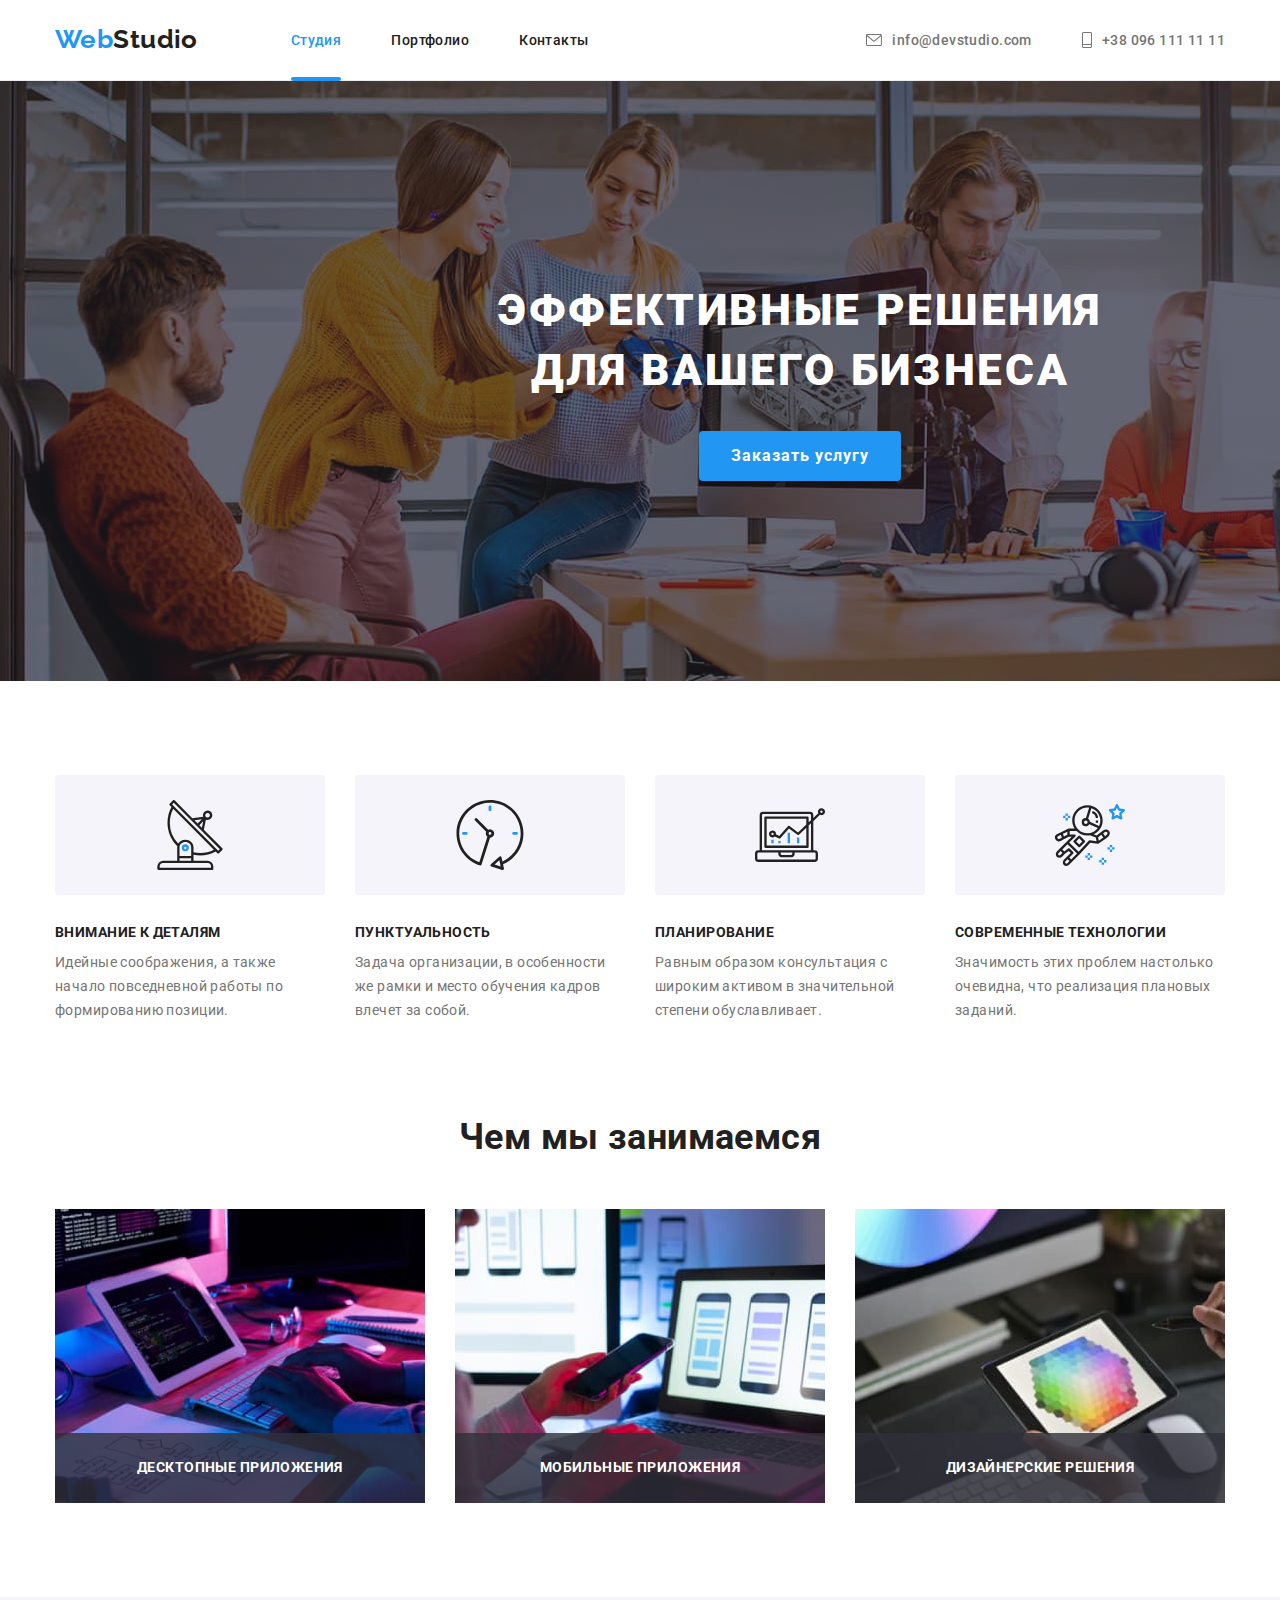
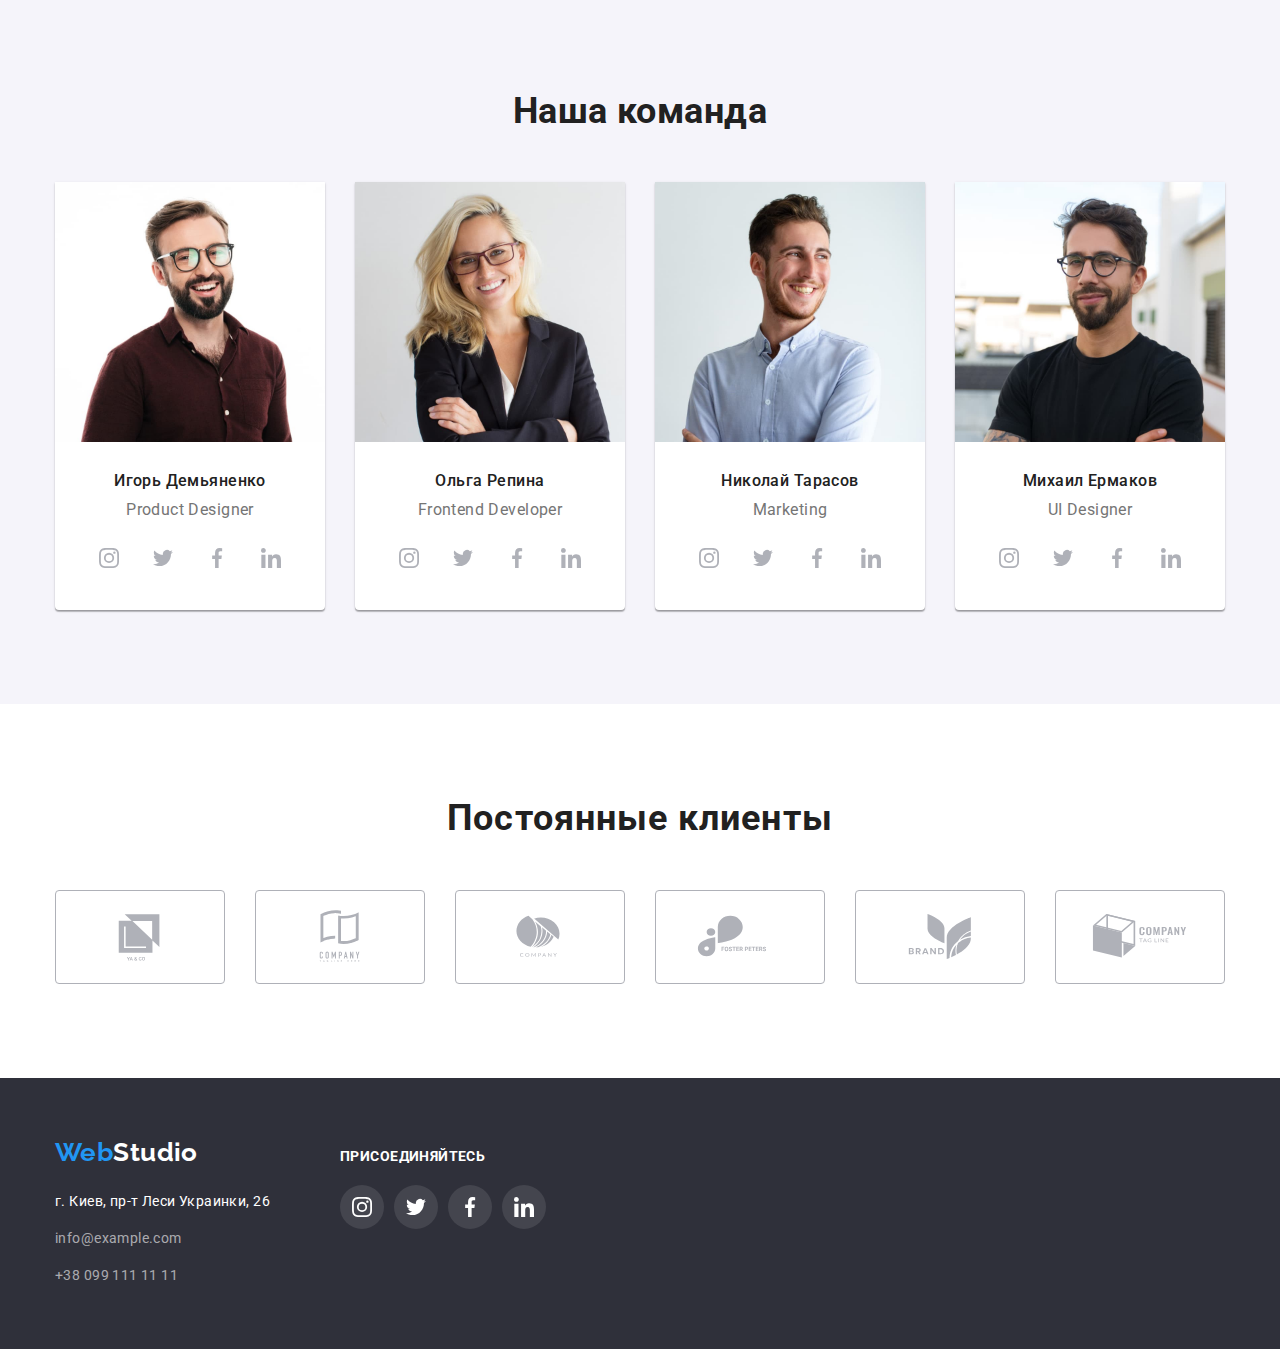
<file: index.html>
<!DOCTYPE html>
<html lang="ru">
<head>
    <meta charset="UTF-8">
    <meta http-equiv="X-UA-Compatible" content="IE=edge">
    <meta name="viewport" content="width=device-width, initial-scale=1.0">
    <title>Document</title>

    <link href="https://fonts.googleapis.com/css2?family=Raleway:wght@700&family=Roboto:wght@400;500;700;900&display=swap"
        rel="stylesheet">
    <link rel="stylesheet" href="https://cdnjs.cloudflare.com/ajax/libs/modern-normalize/1.1.0/modern-normalize.min.css
            
            
            
            ">
    <link rel="stylesheet" href="./css/styles.css">
</head>
<body data-body>
    <header class="page-header">
        <div class="container header-container">
            <nav class="active">
                <a href="#" class="logo link primary">
                    Web<span>Studio</span>
                </a>

                <ul class="site-nav list">
                    <li class="nav-item"><a href="./index.html" class="link-current">Студия</a></li>
                    <li class="nav-item"><a href="./portfolio.html" class="link">Портфолио</a></li>
                    <li class="nav-item"><a href="/" class="link">Контакты</a></li>
                </ul>
            </nav>
                <ul class="auth-nav list">
                    
                    
                    <li class="auth-item">
                        <a href="mailto:info@devstudio.com" class="header-contact link">
                            <svg class="header-icon" width="16" height="12">
                                <use href="./images/icons-svg.svg#icon-mail"></use>
                            </svg>info@devstudio.com</a></li>
                    <li class="auth-item">
                        <a href="/" class="header-contact link">
                            <svg class="header-icon" width="10" height="16">
                            <use href="./images/icons-svg.svg#icon-phone"></use>
                        </svg>+38 096 111 11 11</a></li>
                </ul>
        </div>

    </header>
    <main>

    
    <section class="hero overly">
        <div class="container">
            <h1 class="hero-title">Эффективные решения для вашего бизнеса</h1>
            <button class="button" type="button" data-modal-open>Заказать услугу</button>
        </div>
    </section>
    
    <section class="features more">
        <div class="container">
            <h2 hidden>мы предлогаем</h2>
            <ul class="about list">
                <li class="about-item icon-delivery">
                    <div class="feature-icon">
                        <svg  width="70" height="70">
                            <use href="./images/icons-svg.svg#icon-antenna"></use>
                        </svg>
                    </div>
                    <h3 class="features-titel">Внимание к деталям</h3>
                    <p class="text">
                        Идейные соображения, а также начало повседневной работы по формированию позиции.
                    </p>
                </li>
                <li class="about-item icon-clock">
                    <div class="feature-icon">
                        <svg width="70" height="70">
                            <use href="./images/icons-svg.svg#icon-clock"></use>
                        </svg>
                    </div>

                    <h3 class="features-titel">Пунктуальность</h3>
                    <p class="text">
                        Задача организации, в особенности же рамки и место обучения кадров влечет за собой.
                    </p>
                </li>
                <li class="about-item icon-diagram">
                    <div class="feature-icon">
                        <svg width="70" height="70">
                            <use href="./images/icons-svg.svg#icon-diagram"></use>
                        </svg>
                    </div>
                    <h3 class="features-titel">Планирование</h3>
                    <p class="text">
                        Равным образом консультация с широким активом в значительной степени обуславливает.
                    </p>
                </li>
                <li class="about-item icone-astronaut">
                    <div class="feature-icon">
                        <svg width="70" height="70">
                            <use href="./images/icons-svg.svg#icon-astronaut"></use>
                        </svg>
                    </div>
                    <h3 class="features-titel">Современные технологии</h3>
                    <p class="text">
                        Значимость этих проблем настолько очевидна, что реализация плановых заданий.
                    </p>
                </li>
            </ul>
        </div>
       

    </section>

    <section class="work more">
        <div class="container">
            <h2 class="work-title">Чем мы занимаемся</h2>
            <ul class="pic list">
                <li class="about-pic">
                    <div class="img-wraper">
                        <img class="img-work" src="images/img(1).jpg" alt="верстка,дизайн,внешнее оформление" width="370" />
                        <p class="description">Десктопные приложения</p>
                    </div>

                </li>
                <li class="about-pic">
                    <div class="img-wraper">
                        <img class="img-work" src="images/img(2).jpg" alt="мобильные приложения" width="370" />
                        <p class="description">Мобильные приложения</p>
                    </div>
                </li>
                <li class="about-pic">
                   <div class="img-wraper">
                        <img class="img-work" src="images/img(3).jpg" alt="палитра на планшете" width="370" />
                        <p class="description">Дизайнерские решения</p>
                   </div>
                </li>
            </ul>
         </div>
    </section>

    <section class="team more">
        <div class="container">
            <h2 class="team-title">Наша команда</h2>
            <ul class="about-team list">
                <li class="team-item">
                    
                        <img 
                            src="images/img(4).jpg"    
                            alt="мужчина в коричневой рубашке"
                            width="270">
                    
                        <h3 class="name">Игорь Демьяненко</h3>
                        
                    
                        <p class="name-title">Product Designer</p>
                        
                        <ul class="social-media list">
                            <li class="social-media-item">
                                <a class="social-media-link link" 
                                href=""
                                target="_blank"
                                rel="noopener noreferrer"
                                aria-label="imstagram">

                                <svg class="social-media-icone" width="20" height="20">
                                    <use href="./images/icons-svg.svg#icon-instagram"></use>
                                </svg>
                                </a>
                            </li>

                             <li class="social-media-item">
                                <a class="social-media-link link" 
                                href="" target="_blank" 
                                rel="noopener noreferrer" 
                                aria-label="twitter">

                                <svg class="social-media-icone" width="20" height="20">
                                    <use href="./images/icons-svg.svg#icon-twitter"></use>
                                </svg>
                                </a>
                            </li>

                            <li class="social-media-item">
                                <a class="social-media-link link" 
                                href="" target="_blank" 
                                rel="noopener noreferrer" 
                                aria-label="facebook">
                                
                                    <svg class="social-media-icone" width="20" height="20">
                                         <use href="./images/icons-svg.svg#icon-facebook"></use>
                                    </svg>
                                </a>
                            </li> 

                            <li class="social-media-item">
                                <a class="social-media-link link" 
                                href="" target="_blank" 
                                rel="noopener noreferrer" 
                                aria-label="linkedin">
                                    
                                    <svg class="social-media-icone" width="20" height="20">
                                        <use href="./images/icons-svg.svg#icon-linkedin"></use>
                                    </svg>
                                    </a>
                            </li>
                        </ul>
                    

                   
                </li>
                <li class="team-item">
                    
                        <img 
                            src="images/img(5).jpg" 
                            alt="блондинка в пиджаке" 
                            width="270">
                    
                        <h3 class="name">Ольга Репина</h3>
                    
                        <p class="name-title">Frontend Developer</p>

                        <ul class="social-media list">
                            <li class="social-media-item">
                                <a class="social-media-link link" href="" target="_blank" rel="noopener noreferrer" aria-label="imstagram">
                        
                                    <svg class="social-media-icone" width="20" height="20">
                                        <use href="./images/icons-svg.svg#icon-instagram"></use>
                                    </svg>
                                </a>
                            </li>
                        
                            <li class="social-media-item">
                                <a class="social-media-link link" href="" target="_blank" rel="noopener noreferrer" aria-label="twitter">
                        
                                    <svg class="social-media-icone" width="20" height="20">
                                        <use href="./images/icons-svg.svg#icon-twitter"></use>
                                    </svg>
                                </a>
                            </li>
                        
                            <li class="social-media-item">
                                <a class="social-media-link link" href="" target="_blank" rel="noopener noreferrer" aria-label="facebook">
                        
                                    <svg class="social-media-icone" width="20" height="20">
                                        <use href="./images/icons-svg.svg#icon-facebook"></use>
                                    </svg>
                                </a>
                            </li>
                        
                            <li class="social-media-item">
                                <a class="social-media-link link" href="" target="_blank" rel="noopener noreferrer" aria-label="linkedin">
                        
                                    <svg class="social-media-icone" width="20" height="20">
                                        <use href="./images/icons-svg.svg#icon-linkedin"></use>
                                    </svg>
                                </a>
                            </li>
                        </ul>
                   
                </li>
                <li class="team-item">
                    
                        <img 
                            src="images/img(6).jpg" 
                            alt="мужчина в голубой рубашке" 
                            width="270">
                    
                        <h3 class="name">Николай Тарасов</h3>
                        
                    
                        <p class="name-title">Marketing</p>
                        <ul class="social-media list">
                            <li class="social-media-item">
                                <a class="social-media-link link" href="" target="_blank" rel="noopener noreferrer" aria-label="imstagram">
                        
                                    <svg class="social-media-icone" width="20" height="20">
                                        <use href="./images/icons-svg.svg#icon-instagram"></use>
                                    </svg>
                                </a>
                            </li>
                        
                            <li class="social-media-item">
                                <a class="social-media-link link" href="" target="_blank" rel="noopener noreferrer" aria-label="twitter">
                        
                                    <svg class="social-media-icone" width="20" height="20">
                                        <use href="./images/icons-svg.svg#icon-twitter"></use>
                                    </svg>
                                </a>
                            </li>
                        
                            <li class="social-media-item">
                                <a class="social-media-link link" href="" target="_blank" rel="noopener noreferrer" aria-label="facebook">
                        
                                    <svg class="social-media-icone" width="20" height="20">
                                        <use href="./images/icons-svg.svg#icon-facebook"></use>
                                    </svg>
                                </a>
                            </li>
                        
                            <li class="social-media-item">
                                <a class="social-media-link link" href="" target="_blank" rel="noopener noreferrer" aria-label="linkedin">
                        
                                    <svg class="social-media-icone" width="20" height="20">
                                        <use href="./images/icons-svg.svg#icon-linkedin"></use>
                                    </svg>
                                </a>
                            </li>
                        </ul>
                   
                </li>
                <li class="team-item">
                    
                        <img 
                            src="images/img(7).jpg" 
                            alt="мужчина в черной футболке" 
                            width="270">
                    
                        <h3 class="name">Михаил Ермаков</h3>
                    
                    <p class="name-title">UI Designer</p>
                    <ul class="social-media list">
                        <li class="social-media-item">
                            <a class="social-media-link link" href="" target="_blank" rel="noopener noreferrer" aria-label="imstagram">
                    
                                <svg class="social-media-icone" width="20" height="20">
                                    <use href="./images/icons-svg.svg#icon-instagram"></use>
                                </svg>
                            </a>
                        </li>
                    
                        <li class="social-media-item">
                            <a class="social-media-link link" href="" target="_blank" rel="noopener noreferrer" aria-label="twitter">
                    
                                <svg class="social-media-icone" width="20" height="20">
                                    <use href="./images/icons-svg.svg#icon-twitter"></use>
                                </svg>
                            </a>
                        </li>
                    
                        <li class="social-media-item">
                            <a class="social-media-link link" href="" target="_blank" rel="noopener noreferrer" aria-label="facebook">
                    
                                <svg class="social-media-icone" width="20" height="20">
                                    <use href="./images/icons-svg.svg#icon-facebook"></use>
                                </svg>
                            </a>
                        </li>
                    
                        <li class="social-media-item">
                            <a class="social-media-link link" href="" target="_blank" rel="noopener noreferrer" aria-label="linkedin">
                    
                                <svg class="social-media-icone" width="20" height="20">
                                    <use href="./images/icons-svg.svg#icon-linkedin"></use>
                                </svg>
                            </a>
                        </li>
                    </ul>
                   
                </li>
            </ul>
        </div>
    </section>
    <section class="clients more">
        <div class="container">
            <h2 class="clients-title">Постоянные клиенты</h2>
            <ul class="about-clients list">
                <li class="clients-item">
                    <a class="clients-media-link link" href="" target="_blank" rel="noopener noreferrer" aria-label="company1">
                    
                        <svg class="clients-media-icone" width="106" height="60">
                            <use href="./images/icons-svg.svg#icon-Logo"></use>
                        </svg>
                    </a>
                </li>
                <li class="clients-item">
                    <a class="clients-media-link link" href="" target="_blank" rel="noopener noreferrer" aria-label="company2">
                    
                        <svg class="clients-media-icone" width="106" height="60">
                            <use href="./images/icons-svg.svg#icon-Logo1"></use>
                        </svg>
                    </a>
                </li>
                <li class="clients-item">
                    <a class="clients-media-link link" href="" target="_blank" rel="noopener noreferrer" aria-label="company3">
                    
                        <svg class="clients-media-icone" width="106" height="60">
                            <use href="./images/icons-svg.svg#icon-Logo2"></use>
                        </svg>
                    </a>
                </li>
                <li class="clients-item">
                    <a class="clients-media-link link" href="" target="_blank" rel="noopener noreferrer" aria-label="company4">
                    
                        <svg class="clients-media-icone" width="106" height="60">
                            <use href="./images/icons-svg.svg#icon-Logo3"></use>
                        </svg>
                    </a>
                </li>
                <li class="clients-item">
                    <a class="clients-media-link link" href="" target="_blank" rel="noopener noreferrer" aria-label="company5">
                    
                        <svg class="clients-media-icone" width="106" height="60">
                            <use href="./images/icons-svg.svg#icon-Logo4"></use>
                        </svg>
                    </a>

                </li>
                <li class="clients-item">
                    <a class="clients-media-link link" href="" target="_blank" rel="noopener noreferrer" aria-label="company6">
                    
                        <svg class="clients-media-icone" width="106" height="60">
                            <use href="./images/icons-svg.svg#icon-Logo5"></use>
                        </svg>
                    </a>
                </li>
            </ul>
            
        </div>
    </section>

    </main>

    <footer class="page-footer">
        <div class="container">
            <div class="footer-container">
                <div class="primary-footer">
                    <a href="#" class="logo link logo-second">
                        Web<span>Studio</span>
                    </a>
                    <address>

                    <ul class="contacts list">
                        <li class="author"><a href="/" class="address-link">г. Киев, пр-т Леси Украинки, 26</a></li>
                        <li class="author"><a href="mailto:info@example.com" class="link">info@example.com</a></li>
                        <li class="author"><a href="tel:+380991111111" class="link">+38 099 111 11 11</a></li>
                
                    </ul>
                    </address>
                </div>
                <div class="second-footer">
                    <p class="footer-title">присоединяйтесь</p>
                    <ul class="footer-social">
                        <li class="footer-social-link list">
                            <a class="social-link link" href="" target="_blank" rel="noopener noreferrer" aria-label="imstagram">
                        
                                <svg class="social-icone" width="20" height="20">
                                    <use href="./images/icons-svg.svg#icon-instagram"></use>
                                </svg>
                            </a>
                        </li>
                        <li class="footer-social-link list">
                            <a class="social-link link" href="" target="_blank" rel="noopener noreferrer" aria-label="twitter">
                        
                                <svg class="social-icone" width="20" height="20">
                                    <use href="./images/icons-svg.svg#icon-twitter"></use>
                                </svg>
                            </a>
                        </li>
                        <li class="footer-social-link list">
                            <a class="social-link link" href="" target="_blank" rel="noopener noreferrer" aria-label="facebook">
                        
                                <svg class="social-icone" width="20" height="20">
                                    <use href="./images/icons-svg.svg#icon-facebook"></use>
                                </svg>
                            </a>
                        </li>
                        <li class="footer-social-link list">
                            <a class="social-link link" href="" target="_blank" rel="noopener noreferrer" aria-label="linkedin">
                        
                                <svg class="social-icone" width="20" height="20">
                                    <use href="./images/icons-svg.svg#icon-linkedin"></use>
                                </svg>
                            </a>
                        </li>
                    </ul>
                </div>
            </div>
        </div>
    </footer>
    <div class="backdrop is-hidden" data-modal>
        <div class="modal">
            <button class="modal-close-btn" type="button" data-modal-close>
                <svg width="11" height="11">
                    <use href="./images/icons-svg.svg#icon-close"></use>

                </svg>
            </button>
            <form class="form">
                <h2>Оставьте свои данные, мы вам перезвоним</h2>

                <div class="form-field">
                    <label for="name">Имя</label>
                    <input type="text" name="name" id="name"/>
                </div>

                <div class="form-field">
                    <label for="tel">Телефон</label>
                    <input type="tel" name="tel" id="tel"/>
                </div>

                <div class="form-field">
                    <label for="mail">Почта</label>
                    <input type="email" name="mail" id="mail" placeholder="E-mail"/>
                </div>

                <div class="form-field">
                    <label for="comment">Комментарий</label>
                    <textarea name="comment" id="comment" rows="10" placeholder="Введите текст"></textarea>
                </div>

                <div>
                    <input type="checkbox" name="topic" value="" id="" />
                    <label for="">Соглашаюсь с рассылкой и принимаю<span>Условия договора</span></label>

                </div>
                <button type="submit">Отправить</button>



            </form>
        </div>
        
    </div>
    <script src="./js/modal.js"></script>
</body>
</html>
</file>
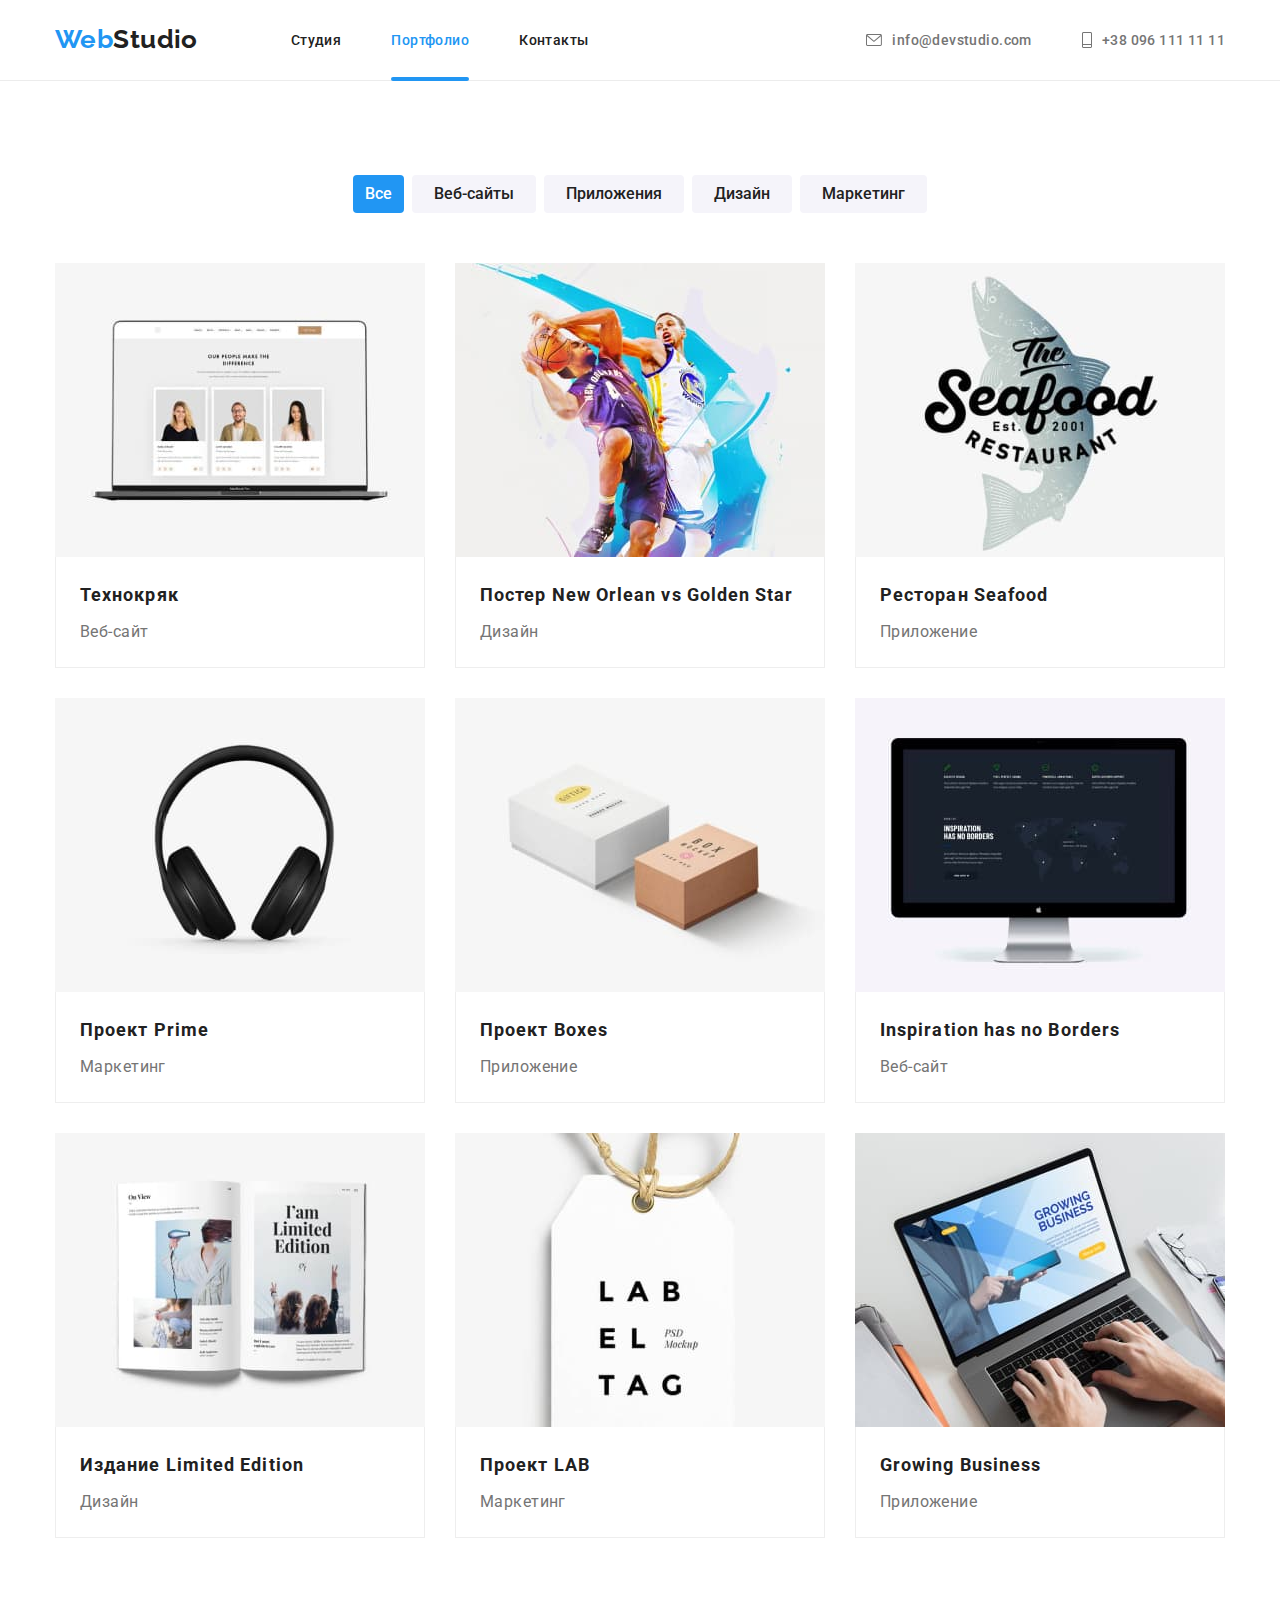
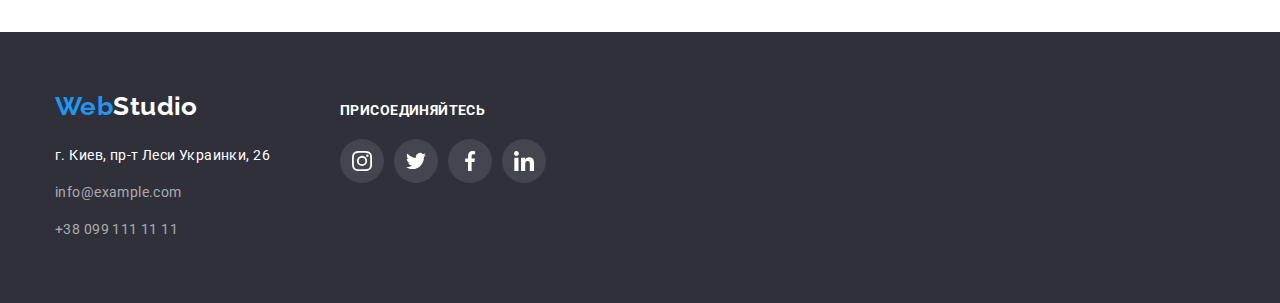
<file: portfolio.html>
<!DOCTYPE html>
<html lang="ru">
<head>
    <meta charset="UTF-8">
    <meta http-equiv="X-UA-Compatible" content="IE=edge">
    <meta name="viewport" content="width=device-width, initial-scale=1.0">
    <title>Document</title>
    <link href="https://fonts.googleapis.com/css2?family=Raleway:wght@700&family=Roboto:wght@400;500;700;900&display=swap"
    rel="stylesheet">
    <link rel="stylesheet" href="https://cdnjs.cloudflare.com/ajax/libs/modern-normalize/1.1.0/modern-normalize.min.css
        
        
        
        ">
    <link rel="stylesheet" href="./css/styles.css">
</head>
<body>
        <header class="page-header">
            <div class="container header-container">
                <nav class="active">
                    <a href="./index.html" class="logo link primary">
                        Web<span>Studio</span>
                    </a>
            
                    <ul class="site-nav list">
                        <li class="nav-item"><a href="./index.html" class="link">Студия</a></li>
                        <li class="nav-item"><a href="/" class="link-current">Портфолио</a></li>
                        <li class="nav-item"><a href="/" class="link">Контакты</a></li>
                    </ul>
                </nav>
                <ul class="auth-nav list">
                    <li class="auth-item">
                        <a href="/" class="header-contact link">
                            <svg class="header-icon" width="16" height="12">
                                <use href="./images/icons-svg.svg#icon-mail"></use>
                            </svg>info@devstudio.com</a></li>
                    <li class="auth-item">
                        <a href="/" class="header-contact link">
                            <svg class="header-icon" width="10" height="16">
                                <use href="./images/icons-svg.svg#icon-phone"></use>
                            </svg>+38 096 111 11 11</a></li>
                </ul>
            </div>
        
        </header>
        <main class="main">
            <section class="portfolio more">
                <div class="container">
                    <h1 hidden>фильтр</h1>
                    <ul class="all-nav list">
                        <li class="btn"><button type="button" class="all-link">Все</button></li>
                        <li class="btn"><button type="button" class="button-link">Веб-сайты</button></li>
                        <li class="btn"><button type="button" class="button-link">Приложения</button></li>
                        <li class="btn"><button type="button" class="button-link">Дизайн</button></li>
                        <li class="btn"><button type="button" class="button-link">Маркетинг</button></li>
                    </ul>
                
                
                    <ul class="icon-list">
                        <li class="icon-item">
                            <a href="/" class="portfolio-cards link">
                                
                                <div class="portfolio-pic">
                                    <img class="portfolio-img" src="./images/img(8).jpg" alt="ноутбук с Веб-сайтом" width="370">
                                    
                                    <div class="portfolio-overlay">
                                        <p class="portfolio-desc">Ресурс предлагает комплексные предложения с разным уровнем функционала и сервисов. Все это
                                            позволит посетителю получить
                                            исчерпывающие сведения  о компании или частном лице.
                                        </p>
                                    </div>
                                 
                                </div>
                                    <div class="benefits">
                                        <h2 class="subject">Технокряк</h2>
                                        <p class="desc">Веб-сайт</p>
                                    </div>
                                
                            </a>
                            
                        </li>
                        <li class="icon-item">
                            <a href="/" class="portfolio-cards link">

                                <div class="portfolio-pic">
                                    <img class="portfolio-img" src="./images/img(9).jpg" alt="два баскетболиста" width="370">
                                    <div class="portfolio-overlay">
                                        <p class="portfolio-desc">Ресурс предлагает комплексные предложения с разным уровнем функционала и сервисов. Все это
                                            позволит посетителю получить
                                            исчерпывающие сведения  о компании или частном лице.
                                        </p>
                                    </div>
                                </div>
                                    <div class="benefits">
                                        <h2 class="subject">Постер New Orlean vs Golden Star</h2>
                                        <p class="desc">Дизайн</p>
                                    </div>
                            </a>
                        </li>
                        <li class="icon-item">
                            <a href="/" class="portfolio-cards link">
                                <div class="portfolio-pic">
                                    <img class="portfolio-img" src="./images/img(10).jpg" alt="логотип Ресторана в виде рыбы" width="370">
                                    <div class="portfolio-overlay">
                                        <p class="portfolio-desc">Ресурс предлагает комплексные предложения с разным уровнем функционала и сервисов. Все это
                                            позволит посетителю получить
                                            исчерпывающие сведения  о компании или частном лице.
                                        </p>
                                    </div>
                                </div>
                                    <div class="benefits">
                                        <h2 class="subject">Ресторан Seafood</h2>
                                        <p class="desc">Приложение</p>
                                    </div>
                            </a>
                        </li>
                        <li class="icon-item">
                            <a href="/" class="portfolio-cards link">
                                <div class="portfolio-pic">
                                    <img class="portfolio-img" src="./images/img(11).jpg" alt="наушники" width="370">
                                    <div class="portfolio-overlay">
                                        <p class="portfolio-desc">Ресурс предлагает комплексные предложения с разным уровнем функционала и сервисов. Все это
                                            позволит посетителю получить
                                            исчерпывающие сведения  о компании или частном лице.
                                        </p>
                                    </div>

                                </div>
                                <div class="benefits">
                                    <h2 class="subject">Проект Prime</h2>
                                    <p class="desc">Маркетинг</p>
                                </div>
                            </a>
                        </li>
                        <li class="icon-item">
                            <a href="/" class="portfolio-cards link">
                                <div class="portfolio-pic">
                                    <img class="portfolio-img" src="./images/img(12).jpg" alt="две коробочки" width="370">
                                    <div class="portfolio-overlay">
                                        <p class="portfolio-desc">Ресурс предлагает комплексные предложения с разным уровнем функционала и сервисов. Все это
                                            позволит посетителю получить
                                            исчерпывающие сведения  о компании или частном лице.
                                        </p>
                                    </div>
                                </div>
                                <div class="benefits">
                                    <h2 class="subject">Проект Boxes</h2>
                                    <p class="desc">Приложение</p>
                                </div>
                            </a>
                        </li>
                        <li class="icon-item">
                            <a href="/" class="portfolio-cards link">
                                <div class="portfolio-pic">
                                    <img class="portfolio-img" src="./images/img(13).jpg" alt="монитор" width="370">
                                    <div class="portfolio-overlay">
                                        <p class="portfolio-desc">Ресурс предлагает комплексные предложения с разным уровнем функционала и сервисов. Все это
                                            позволит посетителю получить
                                            исчерпывающие сведения  о компании или частном лице.
                                        </p>
                                    </div>
                                </div>
                                <div class="benefits">
                                    <h2 class="subject">Inspiration has no Borders</h2>
                                    <p class="desc">Веб-сайт</p>
                                </div>
                            </a>
                        </li>
                        <li class="icon-item">
                            <a href="/" class="portfolio-cards link">
                                <div class="portfolio-pic">
                                    <img class="portfolio-img" src="./images/img(14).jpg" alt="страницы журнала" width="370">
                                    <div class="portfolio-overlay">
                                        <p class="portfolio-desc">Ресурс предлагает комплексные предложения с разным уровнем функционала и сервисов. Все это
                                            позволит посетителю получить
                                            исчерпывающие сведения  о компании или частном лице.
                                        </p>
                                    </div>
                                </div>
                                <div class="benefits">
                                    <h2 class="subject">Издание Limited Edition</h2>
                                    <p class="desc">Дизайн</p>
                                </div>
                            </a>
                        </li>
                        <li class="icon-item">
                            <a href="/" class="portfolio-cards link">
                                <div class="portfolio-pic">
                                    <img class="portfolio-img" src="./images/img(15).jpg" alt="бирка от одежды" width="370">
                                    <div class="portfolio-overlay">
                                        <p class="portfolio-desc">Ресурс предлагает комплексные предложения с разным уровнем функционала и сервисов. Все это
                                            позволит посетителю получить
                                            исчерпывающие сведения  о компании или частном лице.
                                        </p>
                                    </div>
                                </div>
                                <div class="benefits">
                                    <h2 class="subject">Проект LAB</h2>
                                    <p class="desc">Маркетинг</p>
                                </div>
                            </a>
                        </li>
                        <li class="icon-item">
                            <a href="/" class="portfolio-cards link">
                                <div class="portfolio-pic">
                                    <img class="portfolio-img" src="./images/img(16).jpg" alt="печатают на ноутбуке" width="370">
                                    <div class="portfolio-overlay">
                                        <p class="portfolio-desc">Ресурс предлагает комплексные предложения с разным уровнем функционала и сервисов. Все это
                                            позволит посетителю получить
                                            исчерпывающие сведения  о компании или частном лице.
                                        </p>
                                    </div>
                                </div>
                                
                                    <div class="benefits">
                                        <h2 class="subject">Growing Business</h2>
                                        <p class="desc">Приложение</p>
                                    </div>
                            </a>
                        </li>
                    </ul>
                </div>
            </section>
        </main>
        <footer class="page-footer">
            <div class="container">
                <div class="footer-container">
                    <div class="primary-footer">
                        <a href="./index.html" class="logo link logo-second">
                        Web<span>Studio</span>
                        </a>
                        <address>
            
                            <ul class="contacts list">
                                <li class="author"><a href="/" class="address-link">г. Киев, пр-т Леси Украинки, 26</a></li>
                                <li class="author"><a href="mailto:info@example.com" class="link">info@example.com</a></li>
                                <li class="author"><a href="tel:+380991111111" class="link">+38 099 111 11 11</a></li>
            
                        </ul>
                        </address>
                    </div>
                    <div class="second-footer">
                        <p class="footer-title">присоединяйтесь</p>
                        <ul class="footer-social">
                            <li class="footer-social-link list">
                                <a class="social-link link" href="" target="_blank" rel="noopener noreferrer" aria-label="imstagram">
                    
                                    <svg class="social-icone" width="20" height="20">
                                        <use href="./images/icons-svg.svg#icon-instagram"></use>
                                    </svg>
                                </a>
                            </li>
                            <li class="footer-social-link list">
                                <a class="social-link link" href="" target="_blank" rel="noopener noreferrer" aria-label="twitter">
                    
                                <svg class="social-icone" width="20" height="20">
                                    <use href="./images/icons-svg.svg#icon-twitter"></use>
                                </svg>
                            </a>
                        </li>
                        <li class="footer-social-link list">
                            <a class="social-link link" href="" target="_blank" rel="noopener noreferrer" aria-label="facebook">
                    
                                    <svg class="social-icone" width="20" height="20">
                                        <use href="./images/icons-svg.svg#icon-facebook"></use>
                                    </svg>
                                </a>
                            </li>
                            <li class="footer-social-link list">
                                <a class="social-link link" href="" target="_blank" rel="noopener noreferrer" aria-label="linkedin">
                    
                                    <svg class="social-icone" width="20" height="20">
                                        <use href="./images/icons-svg.svg#icon-linkedin"></use>
                                    </svg>
                                </a>
                            </li>
                        </ul>
                    </div>
                </div>




                
            </div>
        </footer>
 






    
</body>
</html>
</file>
<file: css/styles.css>
html {
    box-sizing: border-box;
}

*,
*::before,
*::after {
    box-sizing: inherit;
}

:root {
    --primary-text-color: #212121; 
    --text-color: #757575;
    --accent-color: #2196F3;
    --primary-white-color: #ffffff;
    --background-color: #2F303A;
    --icon-color:#AFB1B8;
    --anim: 250ms cubic-bezier(0.4, 0, 0.2, 1)
}

body {
    color: var(--primary-text-color);
    background-color: var(--primary-white-color);
    font-size: 14px;
    letter-spacing: 0.03em;
    font-family: 'Roboto', sans-serif;
    margin: 0;
}

h1,
h2,
h3,
p,
ul {
    margin: 0;
}

.no-scroll {
    overflow: hidden;
}

img {
    display: block;
    max-width: 100%;
    height: auto;
}

.container {
    width: 1200px;
    padding-left: 15px;
    padding-right: 15px;
    margin-left: auto;
    margin-right: auto;
    
}
.more {
    padding-top: 94px;
    padding-bottom: 94px;
}

.list {
    padding: 0;
    margin: 0;
    list-style: none;
}
.link-current::after {
    content: '';
    position: absolute;
    bottom: 0;
    left: 0;

    transform: translateY(33px);

    width: 100%;
    height: 4px;
    /* display: inline-block;
    margin-right: 10px; */

    background-color: var(--accent-color);
    border-radius: 2px;


}
.link-current {
    text-decoration: none;
    position: relative;
}

.link {
    text-decoration: none;
}

.page-header{
    background-color: var(--primary-white-color);
    border-bottom: 1px solid #ECECEC;
}

.header-container {
    display: flex;
    align-items: center;
     
}

.header-icon {
    fill: currentColor;
    margin-right: 10px;
}

.active {
    display: flex;
    align-items: center;
}

.logo > span {
    color: var(--primary-text-color);
}

.logo {
    color: var(--accent-color);
    font-weight: 700;
    font-size: 26px;
    line-height: 1.14;
    font-family:'Raleway', sans-serif;
      
}
.primary {
    margin-right: 93px;
    padding-top: 24px;
    padding-bottom: 25px;
}
.site-nav {
    display: flex;

}

.site-nav .link {
    color: var(--primary-text-color);
    font-weight: 500;
    transition: color var(--anim);
    
}

.nav-item {
    padding-top: 32px;
    padding-bottom: 32px;
    margin-right: 50px;
}

.site-nav .nav-item:last-child{
    margin-right: 0;
}


.site-nav .link:hover, 
.site-nav .link:focus {
    color: var(--accent-color);
}

.link-current {
    color: var(--accent-color);
    font-weight: 500;
}

.auth-nav {
    display: flex;
    margin-left: auto;
}

.auth-nav .link {
    color: var(--text-color);
    font-weight: 500;
    display: flex;
    align-items: center;
    transition: color var(--anim);
}

.auth-nav .link:hover,
.auth-nav .link:focus {
    color: var(--accent-color);
}

.auth-item {
    margin-left: 50px;
    padding-top: 32px;
    padding-bottom: 32px;
}

.auth-item:first-child {
    margin-left: 0;
}

.hero {
    
    background-color: var(--background-color);
    
    
    padding-top: 200px;
    padding-bottom: 200px;
    
}
.overly {
    width: 1600px;
    height: 600px;
    margin-left: auto;
    margin-right: auto;
    background-image: linear-gradient(rgba(47, 48, 58, 0.4),rgba(47, 48, 58, 0.4)), url('../images/Img-bcg.jpg');
    background-repeat: no-repeat;
    background-position: center;

}

.hero-title {
    color: var(--primary-white-color);
    font-weight: 900;
    font-size: 44px;
    line-height: 1.36;
    text-align: center;
    letter-spacing: 0.06em;
    text-transform: uppercase;
    width: 696px;
    margin-right: auto;
    margin-left: auto;
}

.button {
    color: var(--primary-white-color);
    background-color: var(--accent-color);
    box-shadow: 0px 4px 4px rgba(0, 0, 0, 0.15);
    letter-spacing: 0.06em;
    font-weight: 700;
    font-size: 16px;
    line-height: 1.87;
    border-radius: 4px;
    cursor: pointer;
    padding: 10px 32px;
    border: none;
    display: block;

    margin-top: 30px;
    margin-right: auto;
    margin-left: auto;

    transition: color var(--anim);
}

.button .link:hover,
.button .link:focus {
    color: var(--accent-color);
}


.about {
    display: flex; 
    margin-right: -30px;
}

.about-item {
    width: 270px;
    margin-right: 30px;
    
}

.feature-icon {
    display: flex;
    justify-content: center;
    align-items: center;

    height: 120px;
    width: 270px;
    background: #F5F4FA;
    border-radius: 4px;
    margin-bottom: 30px;


}


.about-item:last-child {
    margin-right: 0;
}

.features {
    padding-bottom: 0;
}

.features-titel {
    font-weight: 700;
    font-size: 14px;
    line-height: 1.14;
    text-transform: uppercase;
    margin-bottom: 10px;
}    

.text {
    font-size: 14px;
    line-height: 1.71;
    color: var(--text-color);
}


.work-title {
    font-weight: 700;
    font-size: 36px;
    line-height: 1.16;
    text-align: center;
    margin-bottom: 50px;
    
}

.pic {
    display: flex;
    flex-wrap: wrap;
    margin-right: -30px;
}

.about-pic {
    margin-right: 30px;
    
}

.about-pic:last-child {
    margin-right: 0;
}

.img-wraper {
    position: relative;
}



.description {
    position: absolute;
    display: flex;
    justify-content: center;
    align-items: center;
    width: 100%;
    height: 70px;
    left: 0;
    bottom: 0;
    margin: 0;
    
    font-weight: 700;
    font-size: 14px;
    line-height: 1.14;
    text-align: center;
    letter-spacing: 0.03em;
    text-transform: uppercase;
    
    color: var(--primary-white-color);
    background-color: rgba(47, 48, 58, 0.8);

}

.img-work {
    display: block;
}

.team {
    background-color: #F5F4FA;
    
}

.team-title {
    font-weight: 700;
    font-size: 36px;
    line-height: 1.16;
    text-align: center;
    
    margin-bottom: 50px;
}

.about-team{
    display: flex;
    flex-wrap: wrap;
    margin-right: -30px;

}

.team-item {
    flex-basis: calc((100% - 30px *4) /4);
    margin-right: 30px;
    background-color: var(--primary-white-color);
    border: 1px;
    border-radius: 0px 0px 4px 4px;
    box-shadow: 0px 1px 3px rgba(0, 0, 0, 0.12), 0px 1px 1px rgba(0, 0, 0, 0.14), 0px 2px 1px rgba(0, 0, 0, 0.2);
    
}

.team-item:last-child {
    margin-right: 0;
}

.social-media {
    display: flex;
    justify-content: center;
    margin-bottom: 30px;
}



.social-media-item:not(:last-child) {
    margin-right: 10px;


}

.social-media-link {
    display: flex;
    align-items: center;
    justify-content: center;
    width: 44px;
    height: 44px;
    
    color: var(--icon-color);
    background-color: var(--primary-white-color);
    border-radius: 50%;

    transition: color var(--anim), background-color var(--anim);
}

.social-media-link:hover,
.social-media-link:focus {
    color: var(--primary-white-color);
    background-color: var(--accent-color);

}

.social-media-icone {
    fill: currentColor;
}


.name {
    font-weight: 500;
    font-size: 16px;
    line-height: 1.18;
    text-align: center;
    margin-top: 30px;
}

.name-title {
    font-size: 16px;
    line-height: 1.18;
    text-align: center;
    color: var(--text-color);
    margin-top: 10px;
    margin-bottom: 16px;
} 

.clients-title {
    font-weight: 700;
    font-size: 36px;
    line-height: 1.16;
    text-align: center;
    letter-spacing: 0.03em;
    margin-bottom: 50px;
    
    color: var(--primary-text-color)
}

/* ul */
.about-clients {
    display: flex;
    margin-right: -30px;
    
    
}

/* li */
.clients-item {
   
    margin-right: 30px;
}
    

/* a */
.clients-media-link {
    display: flex;
    align-items: center;
    justify-content: center;
    
    width: 170px;
    height: 94px;
    border: 1px solid var(--icon-color);
    border-radius: 4px;
    color: var(--icon-color);

    transition: color var(--anim), background-color var(--anim);
    
    
    
}



.clients-media-icone {
    fill: currentColor;

}
.clients-media-link:hover,
.clients-media-link:focus {
   
    color: var(--accent-color);
    border-color: var(--accent-color);

}



.clients-item:last-child {
    margin-right: 0;
}

.page-footer {
    background-color: var(--background-color);
    padding-top: 60px;
    padding-bottom: 60px;
}

.page-footer .logo > span {
    color: var(--primary-white-color);
    
}

.logo-second {
    
    margin-bottom: 20px;
    display: block;
}

.author {
    margin-bottom: 9px;
}

.author:last-child {
    margin-bottom: 0;

}

.contacts .link {
    font-size: 14px;
    line-height: 1.71;
    color: rgba(255, 255, 255, 0.6);
    
}


.button-link {
    color: var(--primary-text-color);
    background: #F5F4FA;

    font-weight: 500;
    font-size: 16px;
    line-height: 1.62;
    text-align: center;
    border-radius: 4px;
    font-family: inherit;
    padding: 6px 22px;
    border: none;

    transition: color var(--anim);
}
.button-link:hover,
.button-link:focus {
    color: var(--primary-white-color);
}


.btn :hover,
.btn :focus {
    background-color: var(--accent-color);
    box-shadow: 0px 3px 1px rgba(0, 0, 0, 0.1), 0px 1px 2px rgba(0, 0, 0, 0.08), 0px 2px 2px rgba(0, 0, 0, 0.12);
        
}


.all-link {
    
    font-family: inherit;
    font-weight: 500;
    font-size: 16px;
    line-height: 1.62;
    text-align: center;
    color: var(--primary-white-color);

    padding: 6px 12px;

    border: none;
    border-radius: 4px;
    background: var(--accent-color);
    
}

.btn {
    margin-right: 8px;
    transition: background-color var(--anim), box-shadow var(--anim);
}

.btn:last-child {
    margin-right: 0;
}

.all-nav {
    display: flex;
    justify-content: center;
    margin-bottom: 50px;
}


.address-link {
    font-size: 14px;
    line-height: 1.71;
    color: var(--primary-white-color);

    transition: color var(--anim);
  
}

.address-link :hover,
.address-link :focus {
    color: var(--accent-color);
}

.author {
    font-family: 'Roboto';
    font-style: normal;
    font-weight: 400;
    font-size: 14px;
    line-height: 2;
    letter-spacing: 0.03em;

    transition: color var(--anim);
}

.author :hover,
.author :focus {
    color: var(--accent-color);
}

.address-link {
    text-decoration: none;
}
/* ul */
.icon-list {
    list-style: none;
    display: flex;
    flex-wrap: wrap;

    margin-right: -30px;
    list-style: none;
    padding: 0;
}
/* li */
.icon-item {
    
    
    flex-basis: calc(100% / 3 - 30px);

    margin-right: 30px;
    margin-bottom: 30px ;

    background: var(--primary-white-color);
    
}
/* div 1 */
.portfolio-pic {
    position: relative;
    overflow: hidden;

}
.portfolio-cards:hover .portfolio-overlay
 {
    transform: translateY(0);
}

/* div */
.portfolio-overlay {
    transform: translateY(100%);

    position: absolute;
    top: 0;
    left: 0;
    width: 100%;
    height: 294px;

    display: flex;
    align-items: center;
    justify-content: center;
    background-color: rgba(33, 150, 243, 0.9);
    transition: transform var(--anim);
}


/* p */
.portfolio-desc {
    
    position: absolute;
   
    font-size: 18px;
    line-height: 1.55;
    letter-spacing: 0.03em;
    padding: 63px 24px;
    
    color: var(--primary-white-color);
    
    
   
}




.icon-item:nth-child(3n) {
    margin-right: 0;
}

.icon-item:nth-last-child(-n + 3) {
    margin-bottom: 0;
}
.portfolio-cards {
    display: block;
    transition: box-shadow var(--anim);

}
.portfolio-cards:hover,
.portfolio-cards:focus {
    box-shadow: 0px 1px 1px rgba(0, 0, 0, 0.12), 0px 4px 4px rgba(0, 0, 0, 0.06), 1px 4px 6px rgba(0, 0, 0, 0.16);
}

.subject {
    color: var(--primary-text-color);
    font-weight: 700;
    font-size: 18px;
    line-height: 2;
    letter-spacing: 0.06em;
    margin-bottom: 4px;   
}

.desc {
    color: var(--text-color);
    font-size: 16px;
    line-height: 1.87;
}
.benefits {
    padding-left: 24px;
    padding-right: 24px;
    padding-bottom: 20px;
    padding-top: 20px;
    border-left: 1px solid #EEEEEE;;
    border-right: 1px solid #EEEEEE;;
    border-bottom: 1px solid #EEEEEE;;
}
.footer-container {
    display: flex;
    align-items: baseline;
    
}
.second-footer {
    margin-left: 70px;
    
}

.footer-title {

    font-weight: 700;
    font-size: 14px;
    line-height: 1.14;
    letter-spacing: 0.03em;
    text-transform: uppercase;
    color: var(--primary-white-color);
    margin-bottom: 20px;
}
/* ul */
.footer-social {
    display: flex;
    padding-left: 0;
    
}
/* li */
.footer-social-link:nth-child(n+2) {
    margin-left: 10px;

}
/* a */
.social-link {
    display: flex;
    align-items: center;
    justify-content: center;
    width: 44px;
    height: 44px;
    border-radius: 50%;
    color: var(--primary-text-color);
    background-color:  rgba(255, 255, 255, 0.1);

    transition: background-color var(--anim);

}
/* svg */
.social-icone {
    fill: var(--primary-white-color);
   

}

.social-link:hover,
.social-link:focus {
    
    background-color: var(--accent-color);

}

.backdrop {
    position: fixed;
    top: 0;
    left: 0;
    width: 100%;
    height: 100%;

    background-color: rgba(0, 0, 0, 0.2);

    opacity: 1;
    visibility: visible;
    pointer-events: initial;

    transition: opacity var(--anim), visibility var(--anim);

}

.backdrop.is-hidden{
    opacity: 0;
    visibility: hidden;
    pointer-events: none;
}

.modal {
    position: absolute;
    top: 50%;
    left: 50%;
    transform: translate(-50%, -50%);

    min-width: 528px;
    min-height: 581px;
    background-color: var(--primary-white-color);

    box-shadow: 0px 1px 3px rgba(0, 0, 0, 0.12),
        0px 1px 1px rgba(0, 0, 0, 0.14),
        0px 2px 1px rgba(0, 0, 0, 0.2);
    border-radius: 4px;
    padding-left: 40px;
    padding-right: 40px;
}
.modal-close-btn {
    position: absolute;
    top: 0;
    right: 0;

    transform: translate(-8px, 8px);

    display: flex;
    align-items: center;
    justify-content: center;
    width: 30px;
    height: 30px;
    padding: 0;

    border: none;
    border-radius: 50%;
    color: black;
    background-color: var(--primary-white-color);
    border: 1px solid rgba(0, 0, 0, 0.1);
    cursor: pointer;


}
.form-field {
    margin-bottom: 28px;
    display: flex;
    flex-direction: column;

}
.form-field input {
    
    border: 1px solid rgba(33, 33, 33, 0.2);
    border-radius: 4px;
    height: 40px;
    /* margin-bottom: 28px; */
}
.form-field label {
    margin-bottom: 4px;
    font-family: 'Roboto';
        font-style: normal;
        font-weight: 400;
        font-size: 12px;
        line-height: 14px;
        /* identical to box height */
    
        letter-spacing: 0.01em;
    
        color: #757575;
}
.form-field input::placeholder
</file>
